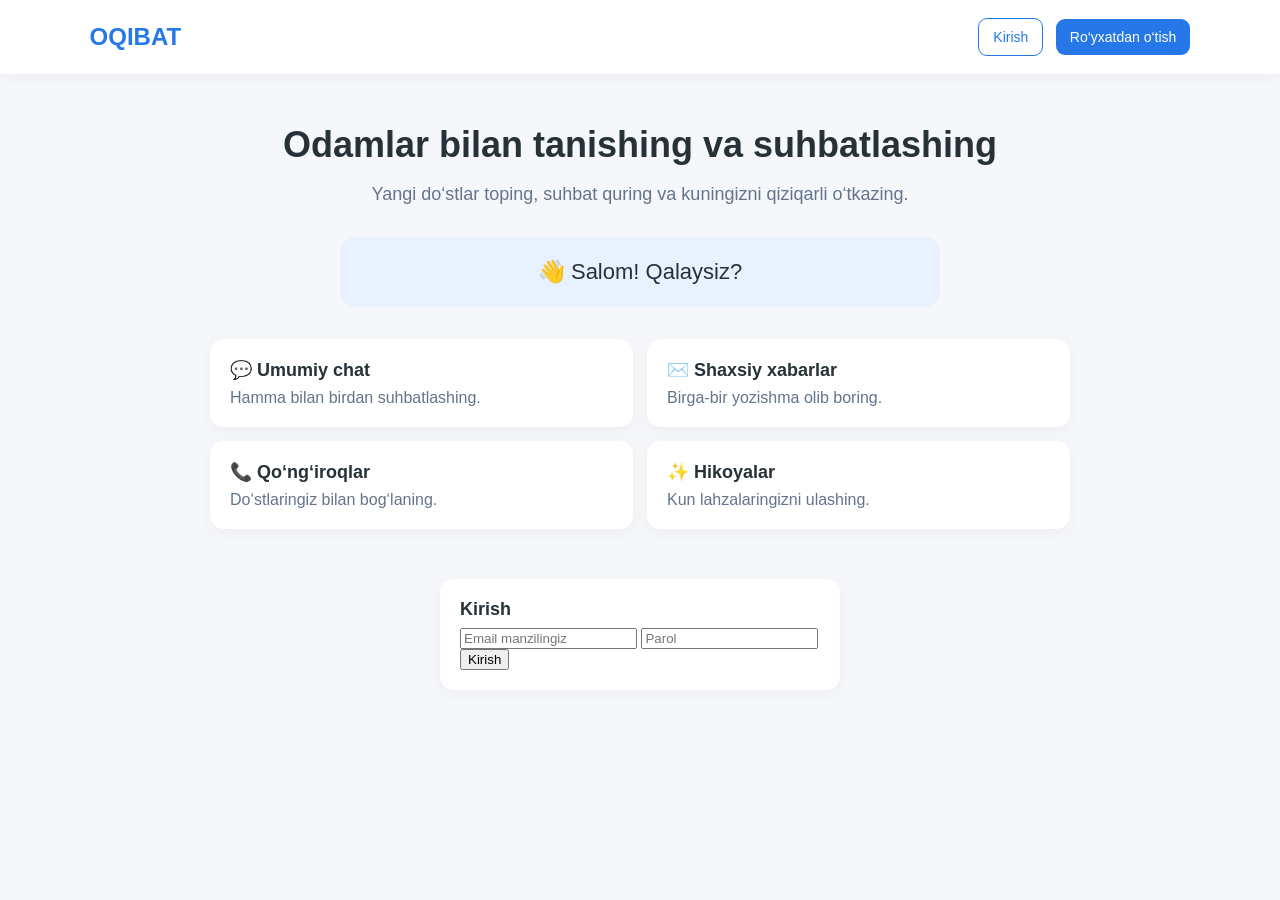
<file: index.html>
<!DOCTYPE html>
<html lang="uz">
<head>
  <meta charset="UTF-8">
  <meta name="viewport" content="width=device-width, initial-scale=1">
  <title>Oqibat — tanishuv va suhbat</title>

  <style>
    * {
      box-sizing: border-box;
    }

    body {
      margin: 0;
      font-family: Arial, sans-serif;
      color: #263238;
      background: #f5f7fb;
    }

    header {
      display: flex;
      justify-content: space-between;
      align-items: center;
      padding: 18px 7%;
      background: white;
      box-shadow: 0 2px 12px #0000000d;
    }

    .logo {
      color: #2678e8;
      font-size: 24px;
      font-weight: bold;
    }

    .buttons a {
      display: inline-block;
      margin-left: 8px;
      padding: 10px 14px;
      border-radius: 9px;
      text-decoration: none;
      font-size: 14px;
    }

    .login {
      color: #2678e8;
      border: 1px solid #2678e8;
    }

    .signup {
      color: white;
      background: #2678e8;
    }

    main {
      max-width: 900px;
      margin: 50px auto;
      padding: 0 20px;
      text-align: center;
    }

    h1 {
      margin-bottom: 12px;
      font-size: 36px;
    }

    .intro {
      color: #64748b;
      font-size: 18px;
    }

    .welcome {
      margin: 32px auto;
      padding: 22px;
      max-width: 600px;
      border-radius: 16px;
      background: #e8f1ff;
      font-size: 22px;
    }

    .features {
      display: grid;
      grid-template-columns: repeat(2, 1fr);
      gap: 14px;
      text-align: left;
    }

    .card {
      padding: 20px;
      background: white;
      border-radius: 14px;
      box-shadow: 0 4px 15px #0000000a;
    }

    .card h2 {
      margin: 0 0 8px;
      font-size: 18px;
    }

    .card p {
      margin: 0;
      color: #64748b;
    }

    @media (max-width: 600px) {
      header {
        padding: 16px;
      }

      .logo {
        font-size: 20px;
      }

      .buttons a {
        margin-left: 4px;
        padding: 9px;
        font-size: 12px;
      }

      main {
        margin-top: 35px;
      }

      h1 {
        font-size: 28px;
      }

      .features {
        grid-template-columns: 1fr;
      }
    }
  </style>
</head>

<body>
  <header>
    <div class="logo">OQIBAT</div>
    <nav class="buttons">
      <a class="login" href="#kirish">Kirish</a>
      
   <a class="signup" href="register.html">Ro‘yxatdan o‘tish</a>

    </nav>
    

  </header>

  <main>
    <h1>Odamlar bilan tanishing va suhbatlashing</h1>
    <p class="intro">Yangi do‘stlar toping, suhbat quring va kuningizni qiziqarli o‘tkazing.</p>

    <div class="welcome">👋 Salom! Qalaysiz?</div>

    <section class="features">
      <div class="card">
        <h2>💬 Umumiy chat</h2>
        <p>Hamma bilan birdan suhbatlashing.</p>
      </div>
      <div class="card">
        <h2>✉️ Shaxsiy xabarlar</h2>
        <p>Birga-bir yozishma olib boring.</p>
      </div>
      <div class="card">
        <h2>📞 Qo‘ng‘iroqlar</h2>
        <p>Do‘stlaringiz bilan bog‘laning.</p>
      </div>
      <div class="card">
        <h2>✨ Hikoyalar</h2>
        <p>Kun lahzalaringizni ulashing.</p>
      </div>
    </section>
  </main>
  <section id="kirish" class="card" style="max-width: 400px; margin: 30px auto;">
  <h2>Kirish</h2>
  <form>
    <input type="email" placeholder="Email manzilingiz" required>
    <input type="password" placeholder="Parol" required>
    <button type="submit">Kirish</button>
  </form>
</section>
</body>
</html>
</file>
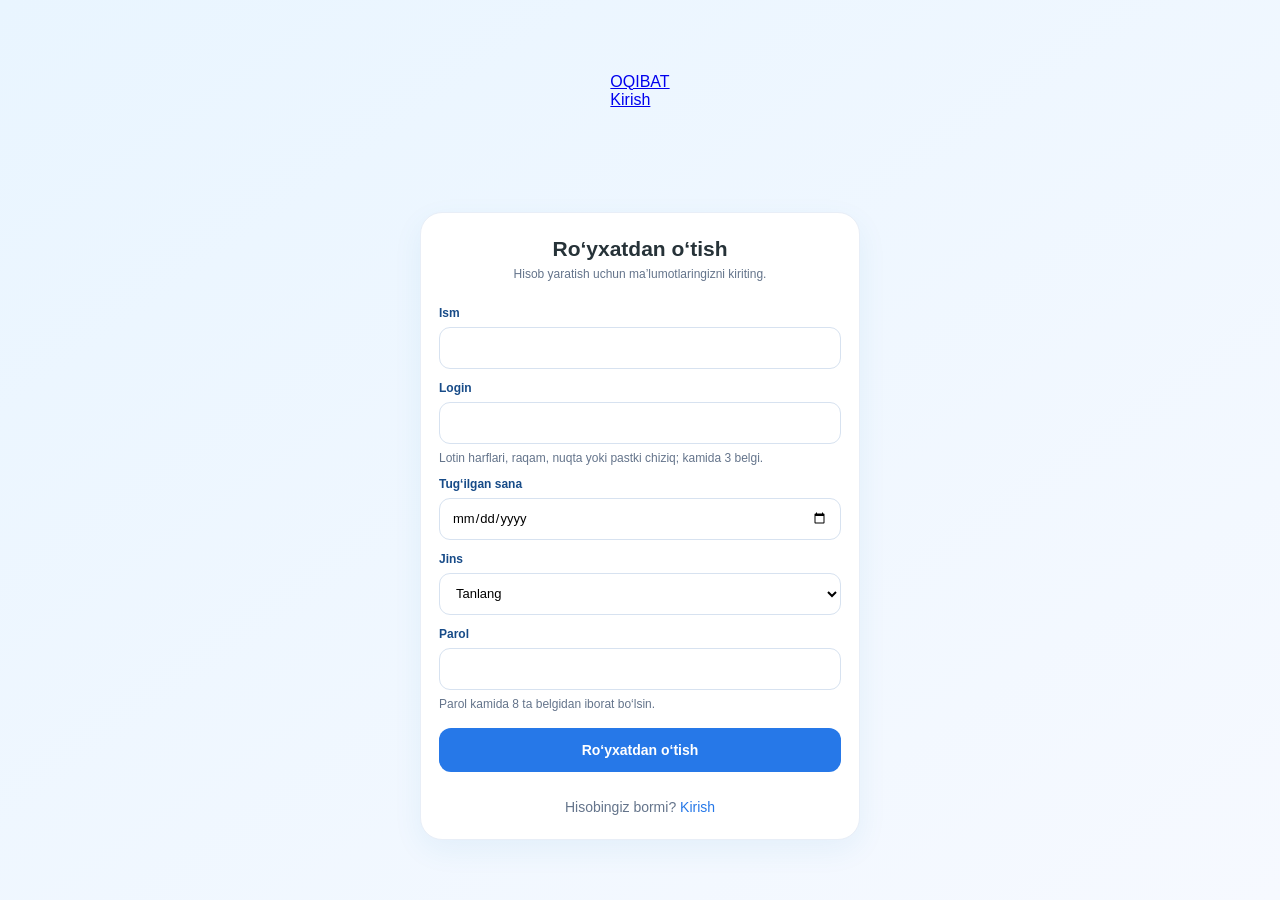
<file: register.html>
<!DOCTYPE html>
<html lang="uz">
<head>
  <meta charset="UTF-8">
  <meta name="viewport" content="width=device-width, initial-scale=1">
  <meta name="description" content="OQIBAT.BIZ saytida ro‘yxatdan o‘ting.">
  <title>Ro‘yxatdan o‘tish — OQIBAT.BIZ</title>

  <link rel="stylesheet" href="style.css">
  <script src="script.js" defer></script>
</head>

<body>
  <header>
    <a class="logo" href="index.html">OQIBAT</a>

    <nav class="buttons">
      <a class="login" href="index.html#kirish">Kirish</a>
    </nav>
  </header>

  <main class="register-card">
    <h1>Ro‘yxatdan o‘tish</h1>
    <p class="register-intro">Hisob yaratish uchun ma’lumotlaringizni kiriting.</p>

    <form id="register-form">
      <label for="name">Ism</label>
      <input
        id="name"
        name="name"
        type="text"
        autocomplete="name"
        required
      >

      <label for="username">Login</label>
      <input
        id="username"
        name="username"
        type="text"
        minlength="3"
        maxlength="30"
        pattern="[A-Za-z0-9._]{3,30}"
        autocomplete="username"
        required
      >
      <small>Lotin harflari, raqam, nuqta yoki pastki chiziq; kamida 3 belgi.</small>

      <label for="birthdate">Tug‘ilgan sana</label>
      <input
        id="birthdate"
        name="birthdate"
        type="date"
        autocomplete="bday"
        required
      >

      <label for="gender">Jins</label>
      <select id="gender" name="gender" required>
        <option value="">Tanlang</option>
        <option value="erkak">Erkak</option>
        <option value="ayol">Ayol</option>
      </select>

      <label for="password">Parol</label>
      <input
        id="password"
        name="password"
        type="password"
        minlength="8"
        autocomplete="new-password"
        required
      >
      <small>Parol kamida 8 ta belgidan iborat bo‘lsin.</small>

      <button type="submit">Ro‘yxatdan o‘tish</button>
      <p id="register-message" role="status" aria-live="polite"></p>
    </form>

    <p class="login-link">
      Hisobingiz bormi?
      <a href="index.html#kirish">Kirish</a>
    </p>
  </main>
  <link rel="stylesheet" href="style.css">
<script src="script.js" defer></script>

</body>
</html>
</file>
<file: style.css>
* {
  box-sizing: border-box;
}

body {
  margin: 0;
  padding: 24px 16px;
  min-height: 100vh;
  display: grid;
  place-items: center;
  font-family: Arial, sans-serif;
  color: #263238;
  background: #f5f7fb;
}

.register-card {
  width: 100%;
  max-width: 440px;
  padding: 30px;
  border-radius: 16px;
  background: #fff;
  box-shadow: 0 8px 30px #172b4d14;
}

.register-card h1 {
  margin: 0 0 8px;
  text-align: center;
  font-size: 28px;
}

.register-intro,
.login-link {
  color: #64748b;
  text-align: center;
}

.register-intro {
  margin: 0 0 24px;
}

#register-form {
  display: grid;
  gap: 9px;
}

#register-form label {
  margin-top: 7px;
  font-size: 14px;
  font-weight: 600;
}

#register-form input,
#register-form select {
  width: 100%;
  min-height: 44px;
  padding: 10px 12px;
  border: 1px solid #d6deea;
  border-radius: 9px;
  background: #fff;
  font: inherit;
}

#register-form input:focus,
#register-form select:focus {
  outline: 3px solid #2678e833;
  border-color: #2678e8;
}

#register-form small {
  color: #64748b;
  font-size: 12px;
}

#register-form button {
  min-height: 46px;
  margin-top: 12px;
  border: 0;
  border-radius: 9px;
  color: #fff;
  background: #2678e8;
  font: inherit;
  font-weight: 700;
  cursor: pointer;
}

#register-form button:hover {
  background: #1766d2;
}

#register-message {
  margin: 4px 0 0;
  color: #1766d2;
  font-size: 14px;
}

.login-link {
  margin: 22px 0 0;
  font-size: 14px;
}

.login-link a {
  color: #2678e8;
  text-decoration: none;
}

.login-link a:hover {
  text-decoration: underline;
}

@media (max-width: 480px) {
  .register-card {
    padding: 24px 20px;
  }
}

/* Ro‘yxatdan o‘tish sahifasi */
body:has(.register-card) {
  min-height: 100vh;
  padding: 24px 14px;
  background: linear-gradient(145deg, #e9f5ff, #f6f9ff);
}

body:has(.register-card) header {
  max-width: 440px;
  margin: 0 auto 18px;
  padding: 12px 16px;
  border-radius: 16px;
}

body:has(.register-card) .register-card {
  width: 100%;
  max-width: 440px;
  margin: 0 auto;
  padding: 24px 18px;
  border: 1px solid #e8eef7;
  border-radius: 22px;
  background: #fff;
  box-shadow: 0 10px 30px #2379bc12;
  text-align: left;
}

.register-card h1 {
  margin: 0 0 6px;
  text-align: center;
  font-size: 21px;
}

.register-intro {
  margin: 0 0 20px;
  text-align: center;
  font-size: 12px;
}

#register-form {
  gap: 7px;
}

#register-form label {
  margin-top: 5px;
  color: #174b88;
  font-size: 12px;
}

#register-form input,
#register-form select {
  min-height: 42px;
  border-color: #d7e2f0;
  border-radius: 11px;
  font-size: 13px;
}

#register-form button {
  min-height: 44px;
  margin-top: 10px;
  border-radius: 12px;
  font-size: 14px;
}

.register-card .login-link {
  margin-top: 16px;
}

@media (max-width: 480px) {
  body:has(.register-card) {
    padding: 12px 8px;
  }

  body:has(.register-card) header {
    margin-bottom: 12px;
    padding: 10px 14px;
  }

  body:has(.register-card) .register-card {
    padding: 20px 14px;
  }
}
</file>
